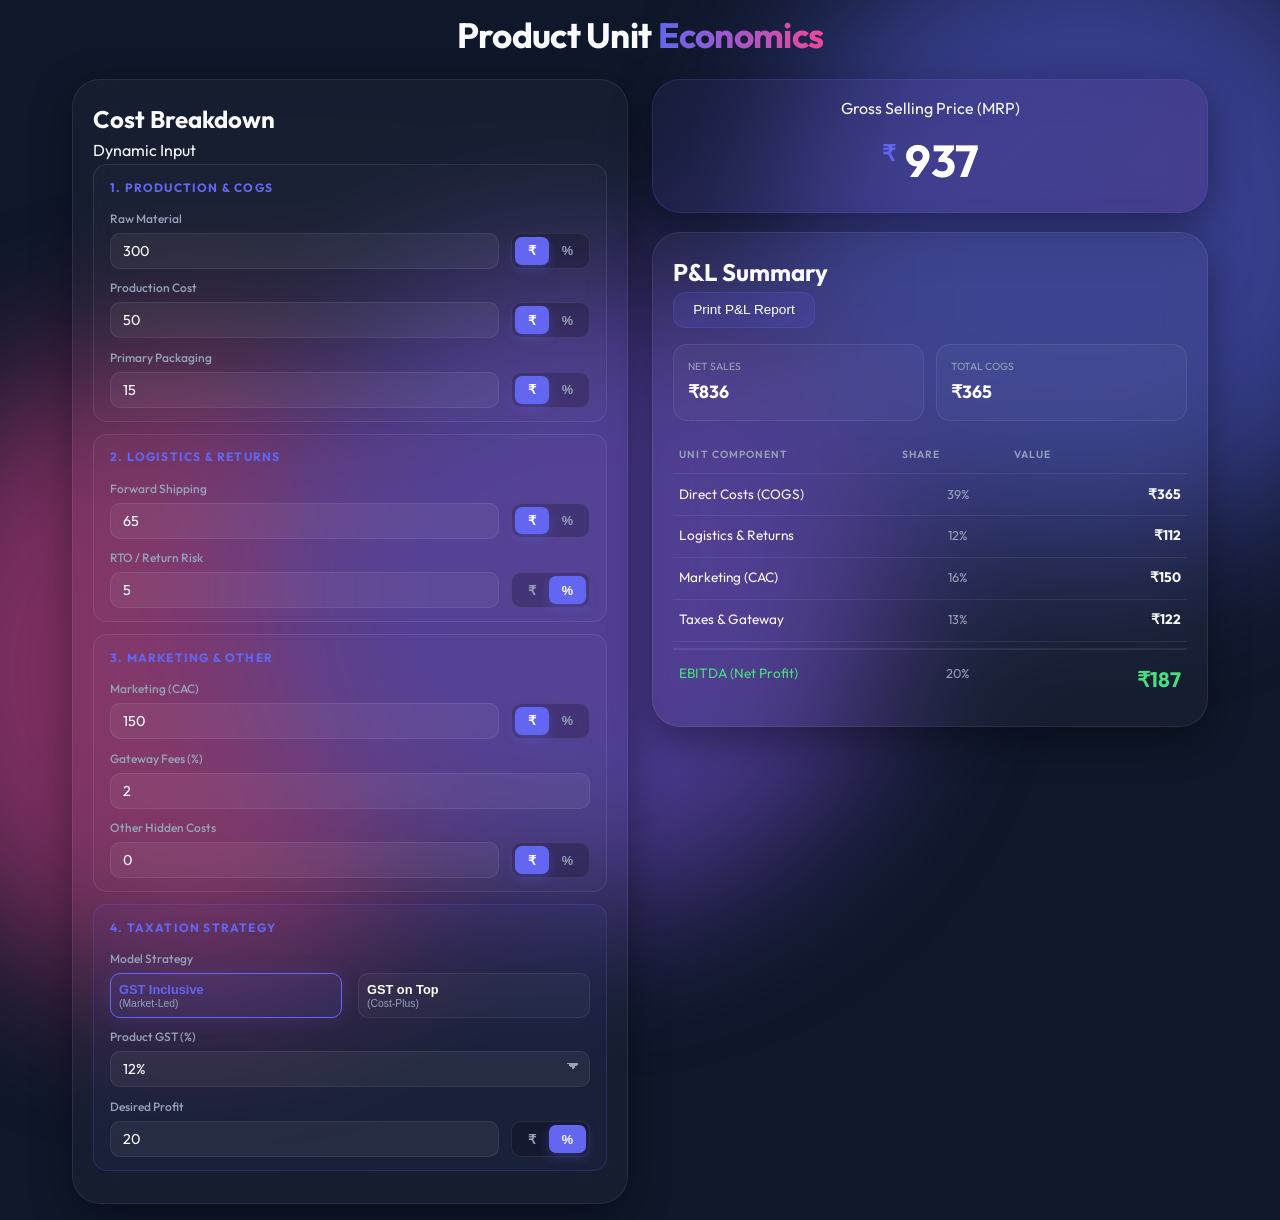
<file: web-tool/index.html>
<!DOCTYPE html>
<html lang="en">
<head>
    <meta charset="UTF-8">
    <meta name="viewport" content="width=device-width, initial-scale=1.0">
    <title>Ecommerce Unit Economics | Pro CA Calculator</title>
    <link rel="stylesheet" href="style.css">
    <link rel="preconnect" href="https://fonts.googleapis.com">
    <link rel="preconnect" href="https://fonts.gstatic.com" crossorigin>
    <link href="https://fonts.googleapis.com/css2?family=Outfit:wght@300;400;600;700&display=swap" rel="stylesheet">
</head>
<body>
    <div class="background-blobs">
        <div class="blob blob-1"></div>
        <div class="blob blob-2"></div>
        <div class="blob blob-3"></div>
    </div>

    <main class="container">
        <header>
            <h1>Product Unit <span class="accent">Economics</span></h1>
        </header>

        <section class="grid">
            <!-- Left: Inputs -->
            <div class="card glass scrollable">
                <div class="card-header">
                    <h2>Cost Breakdown</h2>
                    <span class="badge">Dynamic Input</span>
                </div>
                
                <div class="cost-sections">
                    <!-- Unit Economics / COGS -->
                    <div class="section-box">
                        <h3>1. Production & COGS</h3>
                        <div class="input-row">
                            <label>Raw Material</label>
                            <div class="dual-input">
                                <input type="number" id="raw-material" value="300">
                                <div class="toggle-group" data-for="raw-material">
                                    <button class="active" data-type="fixed">₹</button>
                                    <button data-type="percent">%</button>
                                </div>
                            </div>
                        </div>
                        <div class="input-row">
                            <label>Production Cost</label>
                            <div class="dual-input">
                                <input type="number" id="production" value="50">
                                <div class="toggle-group" data-for="production">
                                    <button class="active" data-type="fixed">₹</button>
                                    <button data-type="percent">%</button>
                                </div>
                            </div>
                        </div>
                        <div class="input-row">
                            <label>Primary Packaging</label>
                            <div class="dual-input">
                                <input type="number" id="packaging" value="15">
                                <div class="toggle-group" data-for="packaging">
                                    <button class="active" data-type="fixed">₹</button>
                                    <button data-type="percent">%</button>
                                </div>
                            </div>
                        </div>
                    </div>

                    <!-- Logistics -->
                    <div class="section-box">
                        <h3>2. Logistics & Returns</h3>
                        <div class="input-row">
                            <label>Forward Shipping</label>
                            <div class="dual-input">
                                <input type="number" id="shipping" value="65">
                                <div class="toggle-group" data-for="shipping">
                                    <button class="active" data-type="fixed">₹</button>
                                    <button data-type="percent">%</button>
                                </div>
                            </div>
                        </div>
                        <div class="input-row">
                            <label>RTO / Return Risk</label>
                            <div class="dual-input">
                                <input type="number" id="rto-cost" value="5">
                                <div class="toggle-group" data-for="rto-cost">
                                    <button data-type="fixed">₹</button>
                                    <button class="active" data-type="percent">%</button>
                                </div>
                            </div>
                        </div>
                    </div>

                    <!-- Growth & Other -->
                    <div class="section-box">
                        <h3>3. Marketing & Other</h3>
                        <div class="input-row">
                            <label>Marketing (CAC)</label>
                            <div class="dual-input">
                                <input type="number" id="cac" value="150">
                                <div class="toggle-group" data-for="cac">
                                    <button class="active" data-type="fixed">₹</button>
                                    <button data-type="percent">%</button>
                                </div>
                            </div>
                        </div>
                        <div class="input-row">
                            <label>Gateway Fees (%)</label>
                            <input type="number" id="gateway-fee" value="2" step="0.1">
                        </div>
                        <div class="input-row">
                            <label>Other Hidden Costs</label>
                            <div class="dual-input">
                                <input type="number" id="other-costs" value="0">
                                <div class="toggle-group" data-for="other-costs">
                                    <button class="active" data-type="fixed">₹</button>
                                    <button data-type="percent">%</button>
                                </div>
                            </div>
                        </div>
                    </div>

                    <div class="section-box highlight-box">
                        <h3>4. Taxation Strategy</h3>
                        <div class="input-row">
                            <label>Model Strategy</label>
                            <div class="strategy-toggle" id="gst-strategy">
                                <button class="active" data-strategy="inclusive">
                                    <strong>GST Inclusive</strong>
                                    <span>(Market-Led)</span>
                                </button>
                                <button data-strategy="exclusive">
                                    <strong>GST on Top</strong>
                                    <span>(Cost-Plus)</span>
                                </button>
                            </div>
                        </div>
                        <div class="input-row">
                            <label>Product GST (%)</label>
                            <select id="product-gst">
                                <option value="0">0%</option>
                                <option value="5">5%</option>
                                <option value="12" selected>12%</option>
                                <option value="18">18%</option>
                                <option value="28">28%</option>
                            </select>
                        </div>
                        <div class="input-row">
                            <label>Desired Profit</label>
                            <div class="dual-input">
                                <input type="number" id="profit-goal" value="20">
                                <div class="toggle-group" data-for="profit-goal">
                                    <button data-type="fixed">₹</button>
                                    <button class="active" data-type="percent">%</button>
                                </div>
                            </div>
                        </div>
                    </div>
                </div>
            </div>

            <!-- Right: Results -->
            <div class="results-column">
                <div class="card result-card glass highlight">
                    <p class="label">Gross Selling Price (MRP)</p>
                    <div class="price-display">
                        <span class="currency">₹</span>
                        <span id="final-price">0</span>
                    </div>
                </div>

                <div class="card glass breakdown-card dashboard">
                    <div class="card-header">
                        <h2>P&L Summary</h2>
                        <div class="button-group">
                            <button id="export-btn" class="btn-small">Print P&L Report</button>
                        </div>
                    </div>
                    
                    <div class="dashboard-stats">
                        <div class="stat-pill">
                            <span class="stat-label">Net Sales</span>
                            <span class="stat-value" id="res-net-sales">₹0</span>
                        </div>
                        <div class="stat-pill">
                            <span class="stat-label">Total COGS</span>
                            <span class="stat-value" id="res-cogs">₹0</span>
                        </div>
                    </div>

                    <div class="breakdown-table">
                        <div class="table-header">
                            <span>Unit Component</span>
                            <span>Share</span>
                            <span>Value</span>
                        </div>
                        <div class="table-row">
                            <span>Direct Costs (COGS)</span>
                            <span id="share-cogs">0%</span>
                            <span id="val-cogs">₹0</span>
                        </div>
                        <div class="table-row">
                            <span>Logistics & Returns</span>
                            <span id="share-shipping">0%</span>
                            <span id="val-shipping">₹0</span>
                        </div>
                        <div class="table-row">
                            <span>Marketing (CAC)</span>
                            <span id="share-cac">0%</span>
                            <span id="val-cac">₹0</span>
                        </div>
                        <div class="table-row">
                            <span>Taxes & Gateway</span>
                            <span id="share-tax">0%</span>
                            <span id="val-tax">₹0</span>
                        </div>
                        <div class="table-row row-profit">
                            <span>EBITDA (Net Profit)</span>
                            <span id="share-profit">0%</span>
                            <span id="res-profit">₹0</span>
                        </div>
                    </div>
                </div>
            </div>
        </section>

    </main>

    <script src="app.js"></script>
</body>
</html>
</file>
<file: web-tool/style.css>
:root {
    --primary: #6366f1;
    --primary-dark: #4f46e5;
    --secondary: #ec4899;
    --accent: #8b5cf6;
    --bg: #0f172a;
    --card-bg: rgba(255, 255, 255, 0.03);
    --border: rgba(255, 255, 255, 0.08);
    --text: #f8fafc;
    --text-muted: #94a3b8;
    --glass-shadow: 0 12px 40px 0 rgba(0, 0, 0, 0.4);
}

* {
    box-sizing: border-box;
    margin: 0;
    padding: 0;
}

body {
    font-family: 'Outfit', sans-serif;
    background-color: var(--bg);
    color: var(--text);
    min-height: 100vh;
    display: block;
    overflow-x: hidden;
    line-height: 1.6;
}

.background-blobs {
    position: fixed;
    top: 0;
    left: 0;
    width: 100%;
    height: 100%;
    z-index: -1;
    filter: blur(80px);
    opacity: 0.5;
}

.blob {
    position: absolute;
    width: 50vw;
    height: 50vw;
    border-radius: 50%;
}

.blob-1 { background: var(--primary); top: -10%; right: -10%; animation: move 20s infinite alternate; }
.blob-2 { background: var(--secondary); bottom: -10%; left: -10%; animation: move 25s infinite alternate-reverse; }
.blob-3 { background: var(--accent); top: 30%; left: 20%; animation: move 30s infinite alternate; }

@keyframes move { from { transform: translate(0, 0); } to { transform: translate(10%, 15%); } }

.container { width: 100%; max-width: 1200px; padding: 1rem 2rem; margin: 0 auto; }

header { text-align: center; margin-bottom: 1.5rem; }
h1 { font-size: 2.2rem; font-weight: 700; letter-spacing: -0.02em; line-height: 1.1; }
.accent { background: linear-gradient(to right, var(--primary), var(--secondary)); -webkit-background-clip: text; -webkit-text-fill-color: transparent; }
header p { color: var(--text-muted); font-size: 0.9rem; margin-top: 0.2rem; }

.grid {
    display: grid;
    grid-template-columns: 1fr 1fr;
    gap: 1.5rem;
    align-items: start;
}

.glass {
    background: var(--card-bg);
    backdrop-filter: blur(20px);
    -webkit-backdrop-filter: blur(20px);
    border: 1px solid var(--border);
    border-radius: 28px;
    box-shadow: var(--glass-shadow);
}

.card { padding: 1.25rem; }

.section-box {
    background: rgba(255, 255, 255, 0.02);
    border: 1px solid var(--border);
    border-radius: 14px;
    padding: 0.8rem 1rem;
    margin-bottom: 0.75rem;
}

.section-box h3 {
    font-size: 0.75rem;
    color: var(--primary);
    text-transform: uppercase;
    letter-spacing: 0.1em;
    margin-bottom: 0.75rem;
}

.highlight-box {
    background: rgba(99, 102, 241, 0.05);
    border-color: rgba(99, 102, 241, 0.2);
}

.input-row { margin-bottom: 0.6rem; }
.input-row:last-child { margin-bottom: 0; }

label { display: block; font-size: 0.75rem; color: var(--text-muted); margin-bottom: 0.3rem; font-weight: 500; }

.dual-input { display: flex; gap: 0.75rem; align-items: center; }

input, select {
    background: rgba(255, 255, 255, 0.05);
    border: 1px solid var(--border);
    padding: 0.5rem 0.75rem;
    border-radius: 10px;
    color: white;
    font-size: 0.9rem;
    font-family: inherit;
    transition: all 0.2s;
    width: 100%;
    appearance: none;
    -moz-appearance: textfield;
}

input[type="number"] {
    -moz-appearance: textfield;
}

input[type="number"]::-webkit-outer-spin-button,
input[type="number"]::-webkit-inner-spin-button {
    margin: 0;
}

select {
    padding-right: 2.2rem;
    background-image:
        linear-gradient(45deg, transparent 50%, var(--text-muted) 50%),
        linear-gradient(135deg, var(--text-muted) 50%, transparent 50%);
    background-position:
        calc(100% - 16px) calc(50% - 3px),
        calc(100% - 10px) calc(50% - 3px);
    background-size: 6px 6px, 6px 6px;
    background-repeat: no-repeat;
}

select option {
    background: #1e1b4b;
    color: #f8fafc;
}

.strategy-toggle {
    display: flex;
    gap: 1rem;
    margin-bottom: 0.5rem;
}

.strategy-toggle button {
    flex: 1;
    background: rgba(255, 255, 255, 0.03);
    border: 1px solid var(--border);
    padding: 0.5rem;
    border-radius: 10px;
    cursor: pointer;
    text-align: center;
    transition: all 0.3s;
    display: flex;
    flex-direction: column;
}

.strategy-toggle button strong {
    font-size: 0.8rem;
    color: white;
    margin-bottom: 1px;
}

.strategy-toggle button span {
    font-size: 0.65rem;
    color: var(--text-muted);
}

.strategy-toggle button.active {
    background: rgba(99, 102, 241, 0.1);
    border-color: var(--primary);
    box-shadow: 0 0 20px rgba(99, 102, 241, 0.15);
}

.strategy-toggle button.active strong {
    color: var(--primary);
}

.toggle-group {
    display: flex;
    background: rgba(0, 0, 0, 0.2);
    padding: 3px;
    border-radius: 10px;
    border: 1px solid var(--border);
}

.toggle-group button {
    background: transparent;
    border: none;
    color: var(--text-muted);
    padding: 0.4rem 0.8rem;
    border-radius: 7px;
    cursor: pointer;
    font-size: 0.8rem;
    font-weight: 600;
    transition: all 0.2s;
}

.toggle-group button.active {
    background: var(--primary);
    color: white;
    box-shadow: 0 4px 12px rgba(99, 102, 241, 0.3);
}

/* Results section */
.results-column { display: flex; flex-direction: column; gap: 1.2rem; align-self: start; }
.result-card.highlight { background: linear-gradient(135deg, rgba(99, 102, 241, 0.08), rgba(236, 72, 153, 0.08)); border-color: rgba(99, 102, 241, 0.2); text-align: center; padding: 1rem !important; min-height: auto; }
.price-display { font-size: 2.8rem; font-weight: 700; color: white; margin-top: 0.2rem; }
.currency { font-size: 1.4rem; vertical-align: super; color: var(--primary); }

.dashboard-stats {
    display: grid;
    grid-template-columns: 1fr 1fr;
    gap: 0.75rem;
    margin: 1rem 0;
}

.stat-pill {
    background: rgba(255, 255, 255, 0.03);
    padding: 0.85rem;
    border-radius: 14px;
    border: 1px solid var(--border);
    display: flex;
    flex-direction: column;
}

.stat-label { font-size: 0.65rem; color: var(--text-muted); text-transform: uppercase; margin-bottom: 0.2rem; }
.stat-value { font-size: 1.1rem; font-weight: 700; color: white; }

.breakdown-table { margin-top: 0.5rem; }
.table-header, .table-row {
    display: grid;
    grid-template-columns: 2fr 1fr 1.5fr;
    padding: 0.6rem 0.4rem;
    border-bottom: 1px solid var(--border);
}

.table-header { font-weight: 600; color: var(--text-muted); font-size: 0.65rem; text-transform: uppercase; letter-spacing: 0.1em; }
.table-row span { font-size: 0.85rem; }
.table-row span:last-child { text-align: right; font-weight: 700; }
.table-row span:nth-child(2) { text-align: center; color: var(--text-muted); font-size: 0.8rem; }

.row-profit { border-bottom: none; border-top: 2px solid var(--border); margin-top: 0.4rem; color: #4ade80; padding-top: 0.8rem; }
.row-profit span:last-child { font-size: 1.3rem; }

.btn-small { background: rgba(99, 102, 241, 0.15); border: 1px solid rgba(99, 102, 241, 0.2); color: white; padding: 0.6rem 1.2rem; border-radius: 12px; cursor: pointer; transition: all 0.2s; font-size: 0.85rem; }
.btn-small:hover { background: var(--primary); transform: translateY(-1px); }

.brand-badge { position: fixed; top: 1.5rem; left: 1.5rem; background: rgba(255, 255, 255, 0.05); border: 1px solid var(--border); padding: 0.5rem 1rem; border-radius: 99px; font-size: 0.85rem; color: var(--text-muted); z-index: 100; backdrop-filter: blur(10px); }

@media (max-width: 1000px) {
    .grid { grid-template-columns: 1fr; }
    h1 { font-size: 2.2rem; }
    .container { padding: 1rem; }
    .brand-badge { display: none; }
    .card.scrollable { max-height: none; overflow: visible; }
    .results-column { width: 100%; }
    .result-card.highlight { min-height: auto; }
}

@media (max-width: 700px) {
    .container { padding: 0.75rem; }
    h1 { font-size: 1.95rem; }
    header p { font-size: 1.05rem; line-height: 1.45; }

    .card { padding: 1rem; }
    .card-header { align-items: flex-start; flex-direction: column; gap: 0.5rem; }
    .card-header h2 { font-size: 2rem; }

    .section-box { padding: 0.85rem; margin-bottom: 0.65rem; }
    .section-box h3 { font-size: 0.75rem; line-height: 1.4; }

    .dual-input { display: grid; grid-template-columns: 1fr; gap: 0.45rem; }
    .toggle-group { width: 100%; }
    .toggle-group button { flex: 1; }

    input, select { font-size: 1rem; }
    .strategy-toggle { flex-direction: column; gap: 0.5rem; }

    .dashboard-stats { grid-template-columns: 1fr; }
    .table-header, .table-row { grid-template-columns: 1.45fr 0.85fr 1fr; padding: 0.55rem 0.4rem; }
    .table-row span { font-size: 0.8rem; }

    .price-display { font-size: 2.4rem; }
    .btn-small { width: 100%; text-align: center; }
}

@media print {
    .background-blobs, .brand-badge, footer, .card:first-child, .button-group { display: none !important; }
    body { background: white !important; color: black !important; }
    .grid { display: block; }
    .glass { box-shadow: none !important; border: 1px solid #eee !important; background: transparent !important; }
    .stat-pill { border: 1px solid #eee !important; }
    .price-display, .stat-value, .table-row span { color: black !important; }
    .accent { -webkit-text-fill-color: initial !important; background: none !important; color: black !important; }
}
</file>
